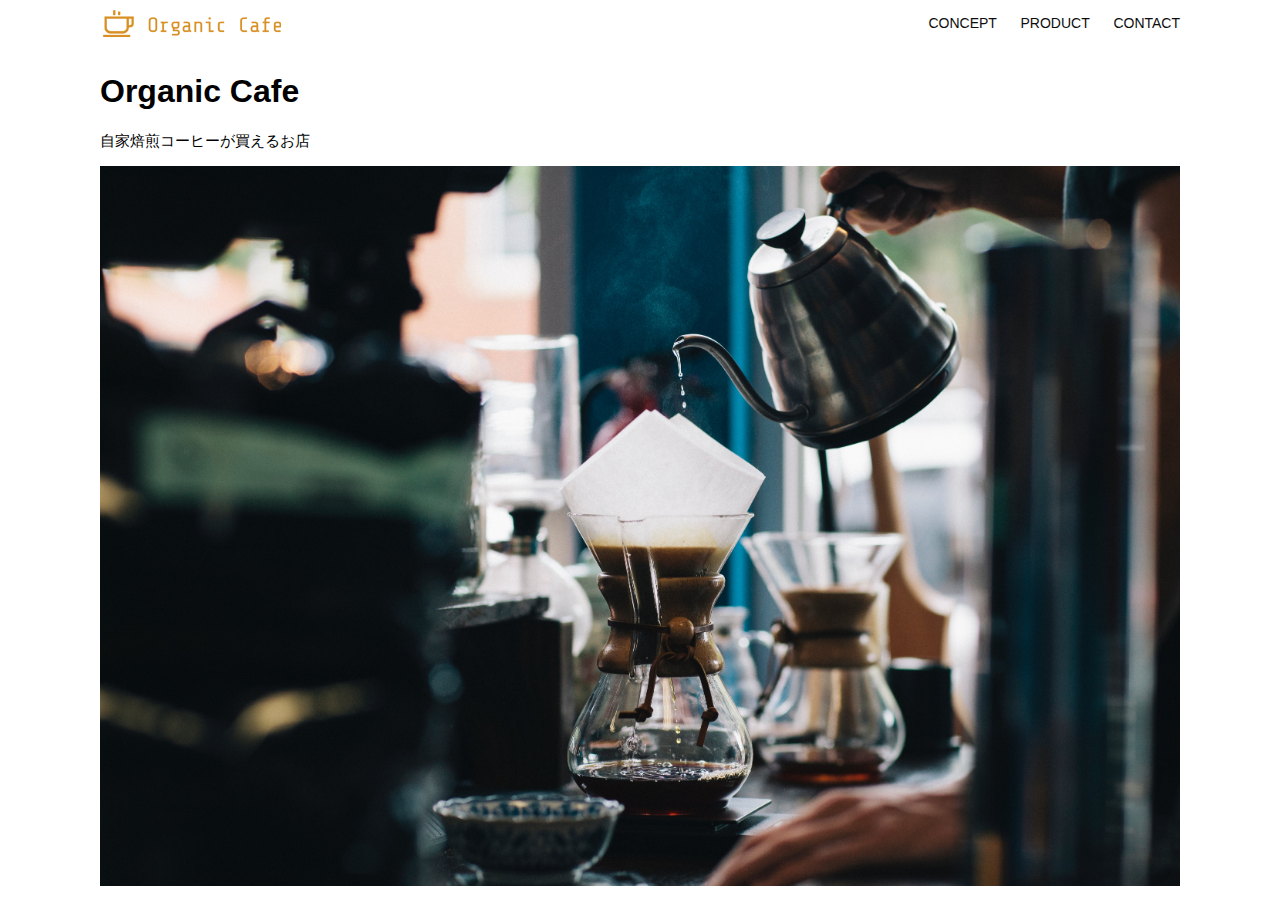
<file: html-css-kadai_013/index.html>
<!DOCTYPE html>
<html>
  <head>
    <title>Organic Cafe</title>
    <meta charset="UTF-8" />
    <meta
      name="description"
      content="自家焙煎のコーヒーがお家で楽しめるOrganic Cafe"
    />
    <meta name="viewport" content="width=device-width, initial-scale=1.0" />
    <link rel="stylesheet" href="style.css" />
  </head>
  <body>
    <!-- ヘッダー -->
    <header>
      <!-- ロゴ -->
      <a href="index.html" id="logo"
        ><img src="images/logo.png" alt="トップページに戻る"
      /></a>

      <!-- PC用ナビゲーション -->
      <nav id="nav-pc">
        <a href="index.html#concept">CONCEPT</a>
        <a href="index.html#product">PRODUCT</a>
        <a href="index.html#contact">CONTACT</a>
      </nav>
      
      <!-- スマートフォン用ナビゲーション -->
      <img id="menu-sp" src="./images/button-menu.png" alt="ナビゲーションを開く" 
          onclick="document.getElementById('nav-sp').style.display = 'block'">
      
      <nav id="nav-sp">
        <img id="close" src="./images/button-close.png" alt="ナビゲーションを閉じる" 
          onclick="document.getElementById('nav-sp').style.display = 'none'">
        <a id="logo-sp" href="index.html" onclick="document.getElementById('nav-sp').style.display = 'none'"><img
           src="./images/logo-sp.png" alt="トップページに戻る"></a>
        <a class="menu" href="index.html#concept" onclick="document.getElementById('nav-sp').style.display = 'none'">CONCEPT</a>
        <a class="menu" href="index.html#concept" onclick="document.getElementById('nav-sp').style.display = 'none'">PRODUCT</a>
        <a class="menu" href="index.html#concept" onclick="document.getElementById('nav-sp').style.display = 'none'">CONTACT</a>

      </nav>
    </header>
    <main>
      <article>
        <!-- メインビジュアル -->
        <section id="main-visual">
          <div id="main-message">
            <h1>Organic Cafe</h1>
            <p>自家焙煎コーヒーが買えるお店</p>
          </div>
          <img
            src="images/main-image.jpg"
            alt="コーヒーをハンドドリップで淹れる画像"
          />
        </section>
      </article>
    </main>
  </body>
</html>
</file>
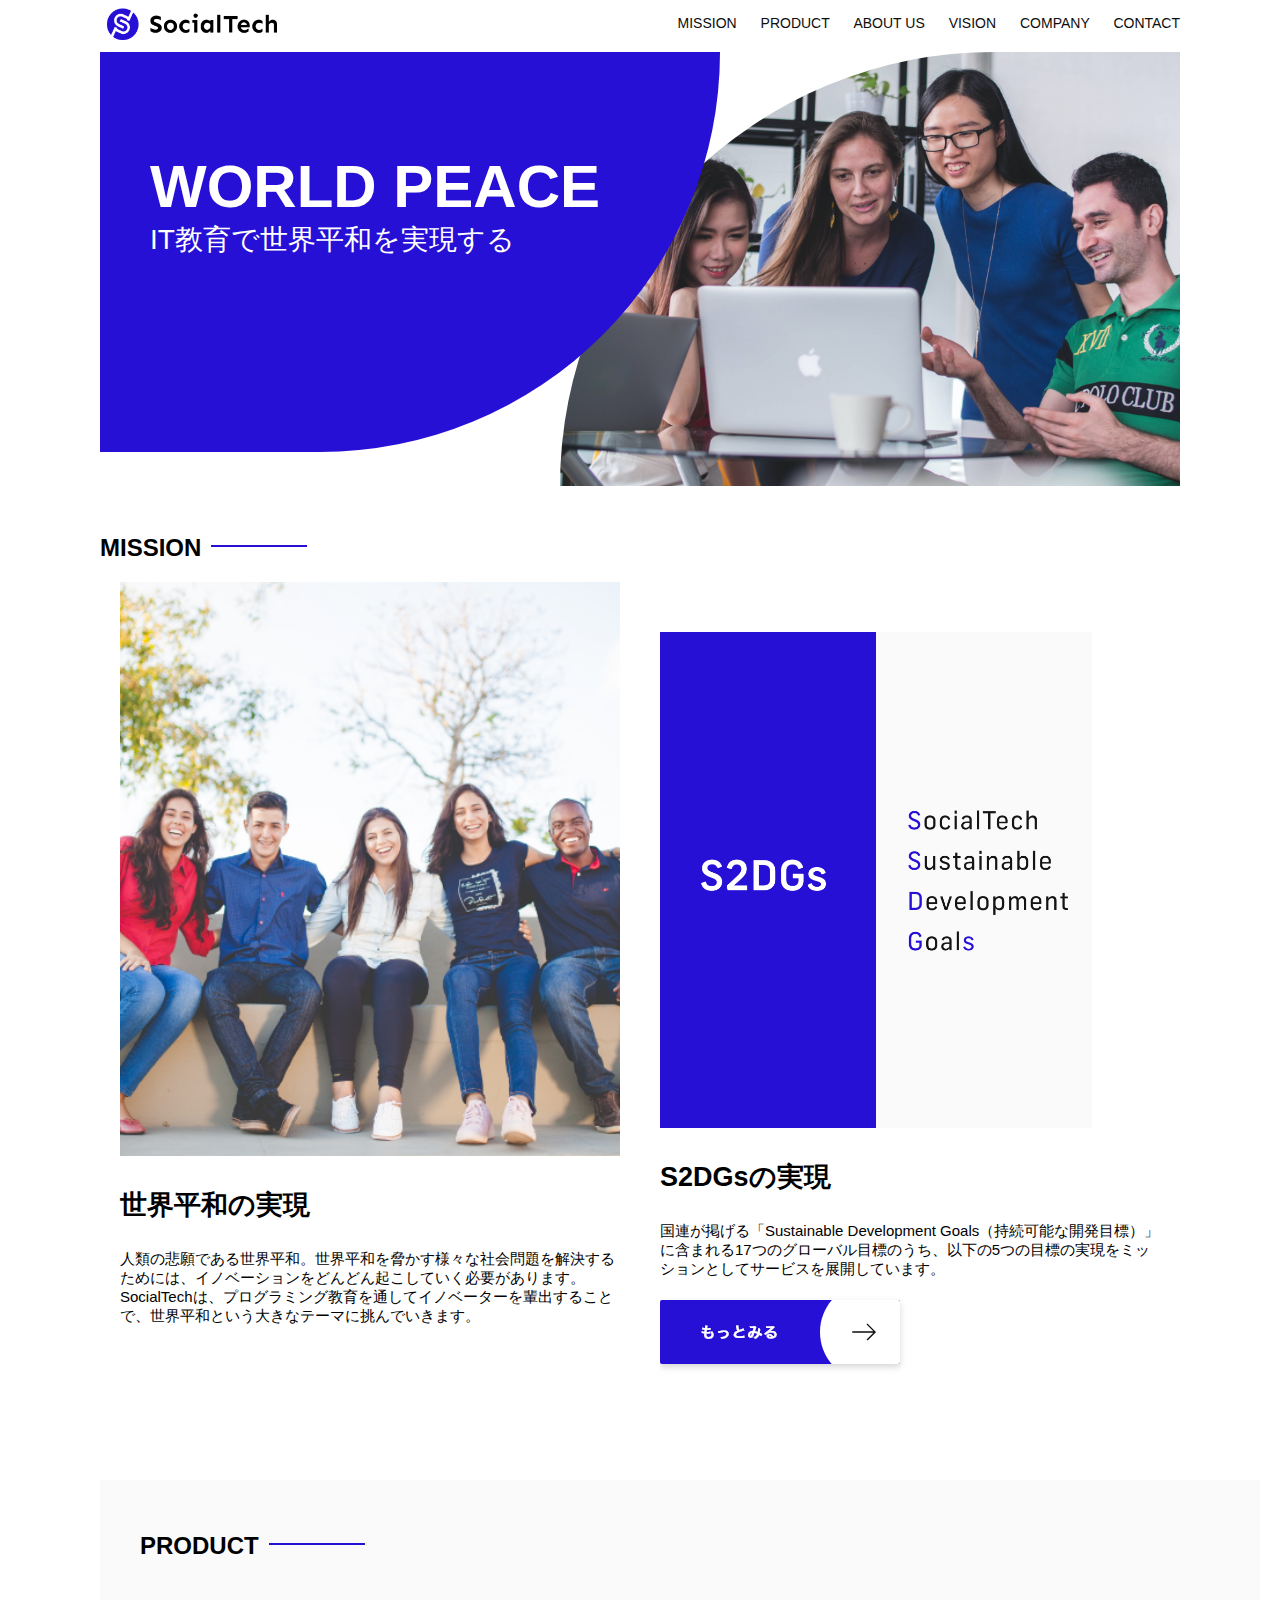
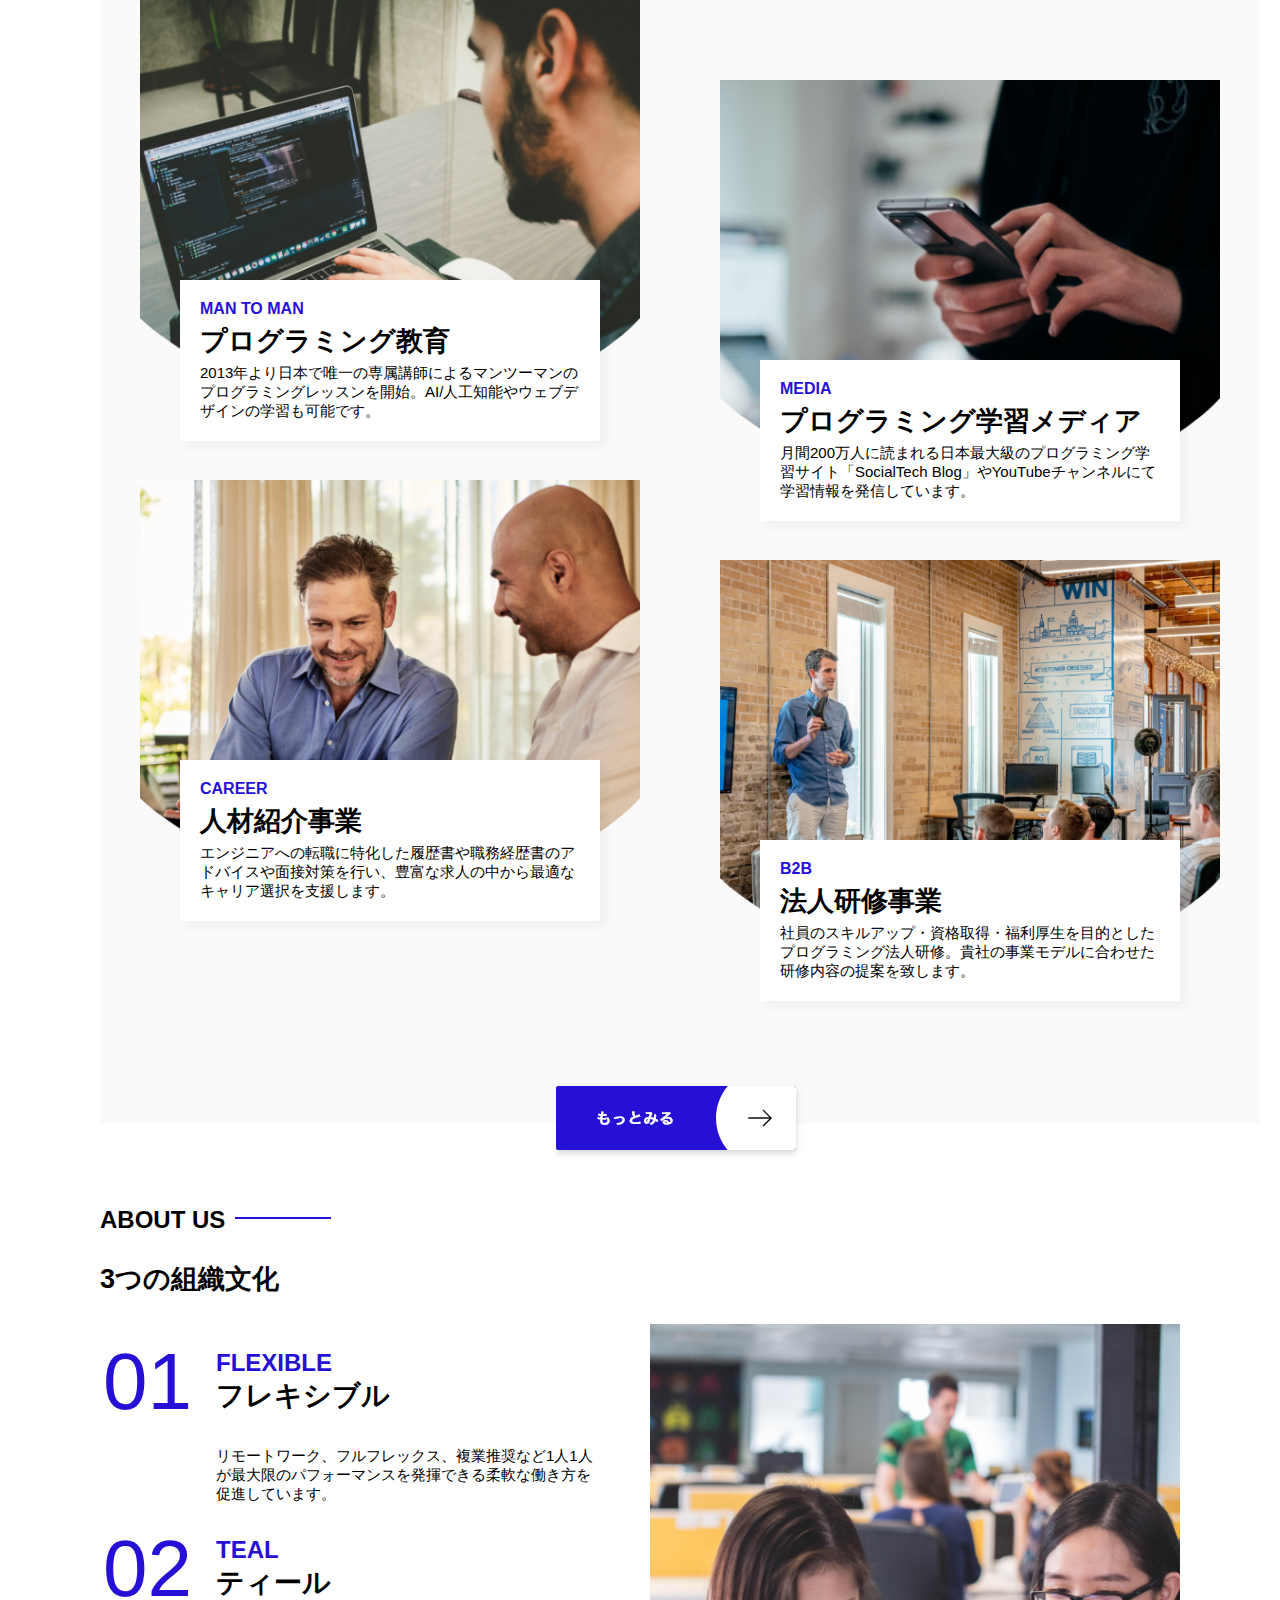
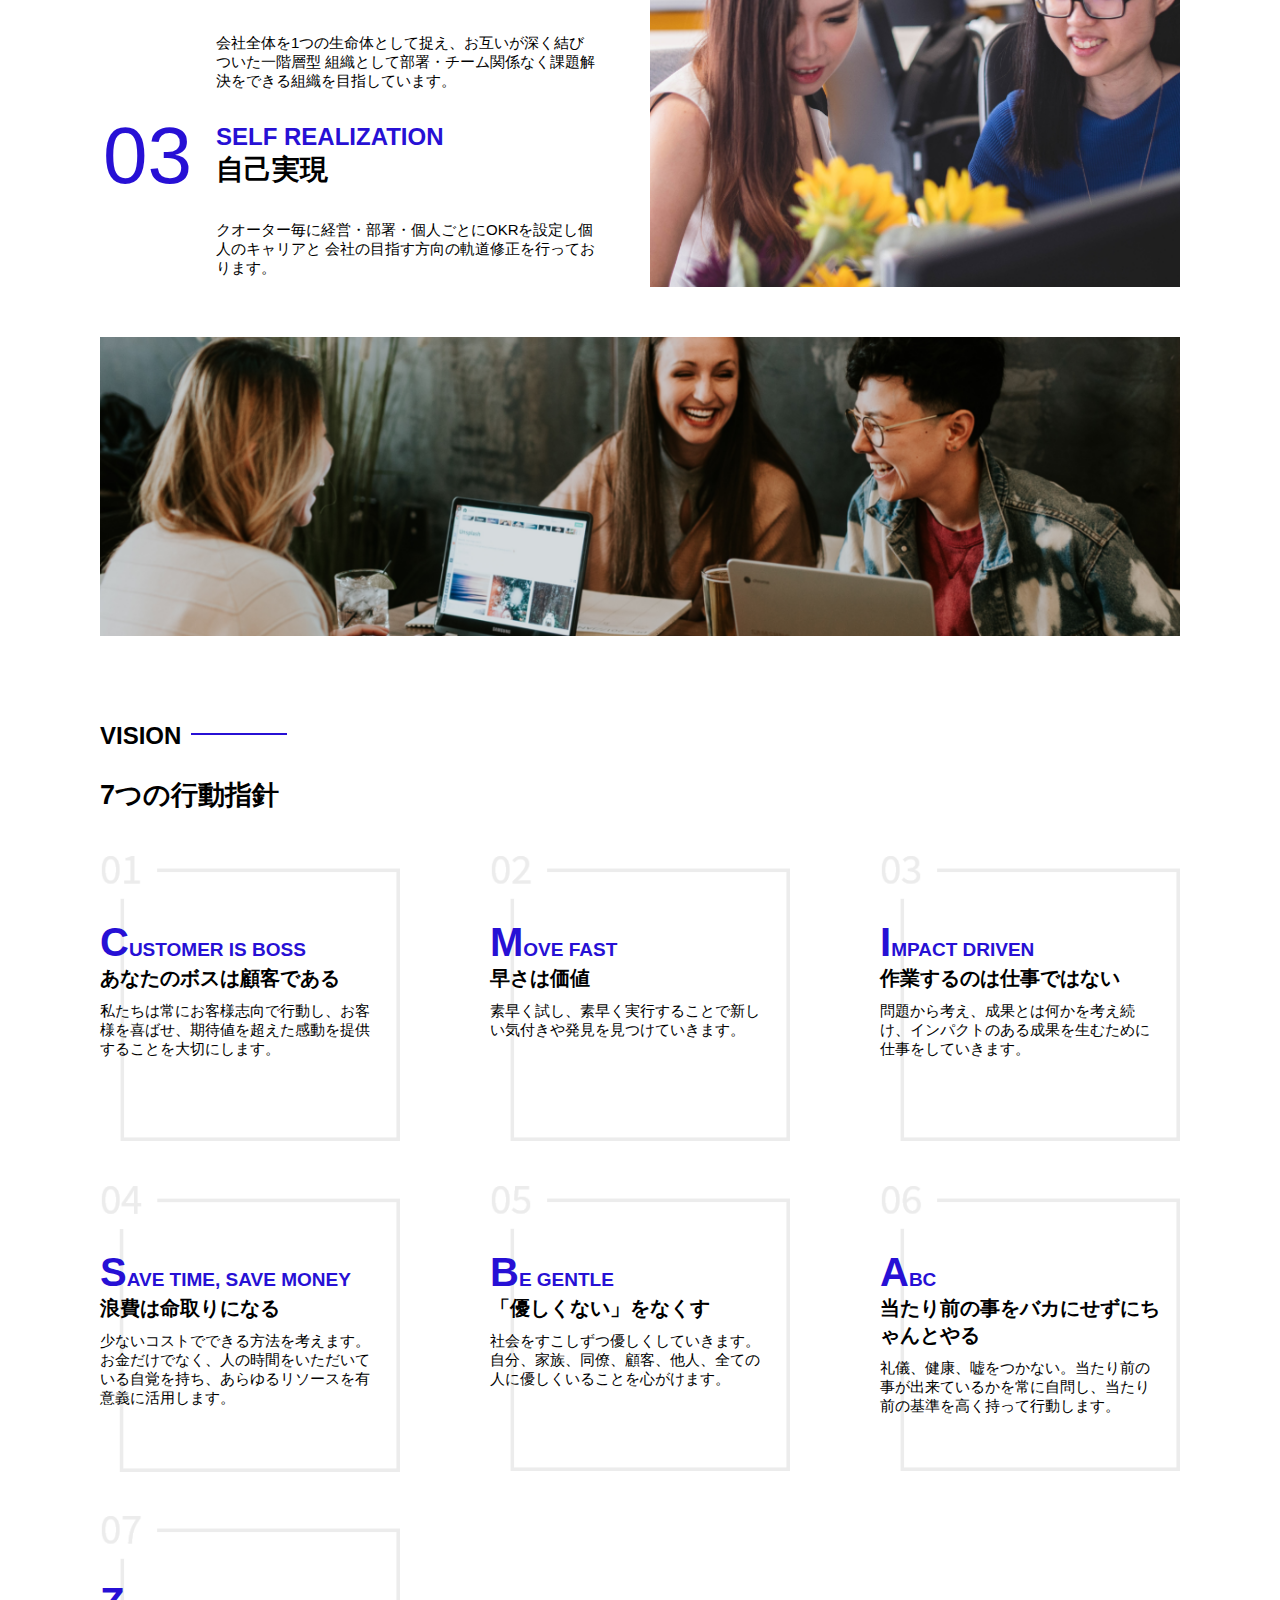
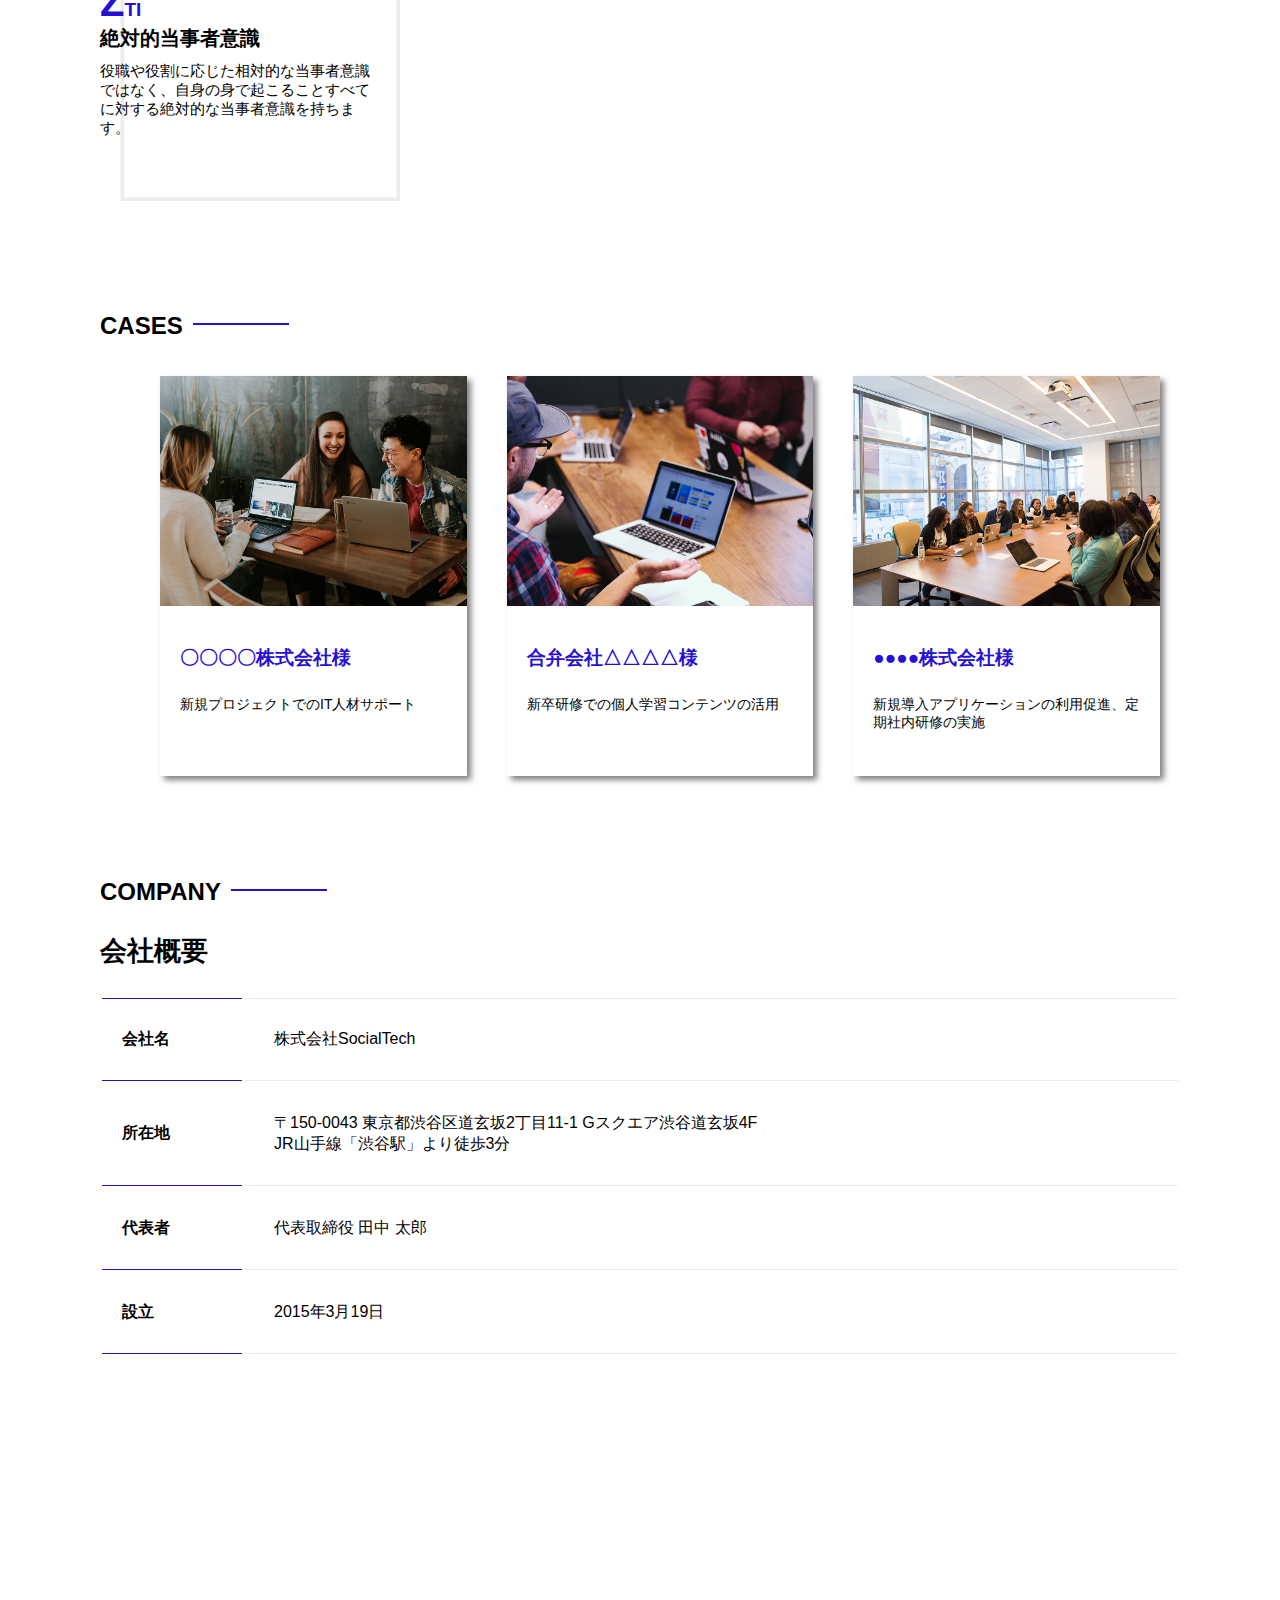
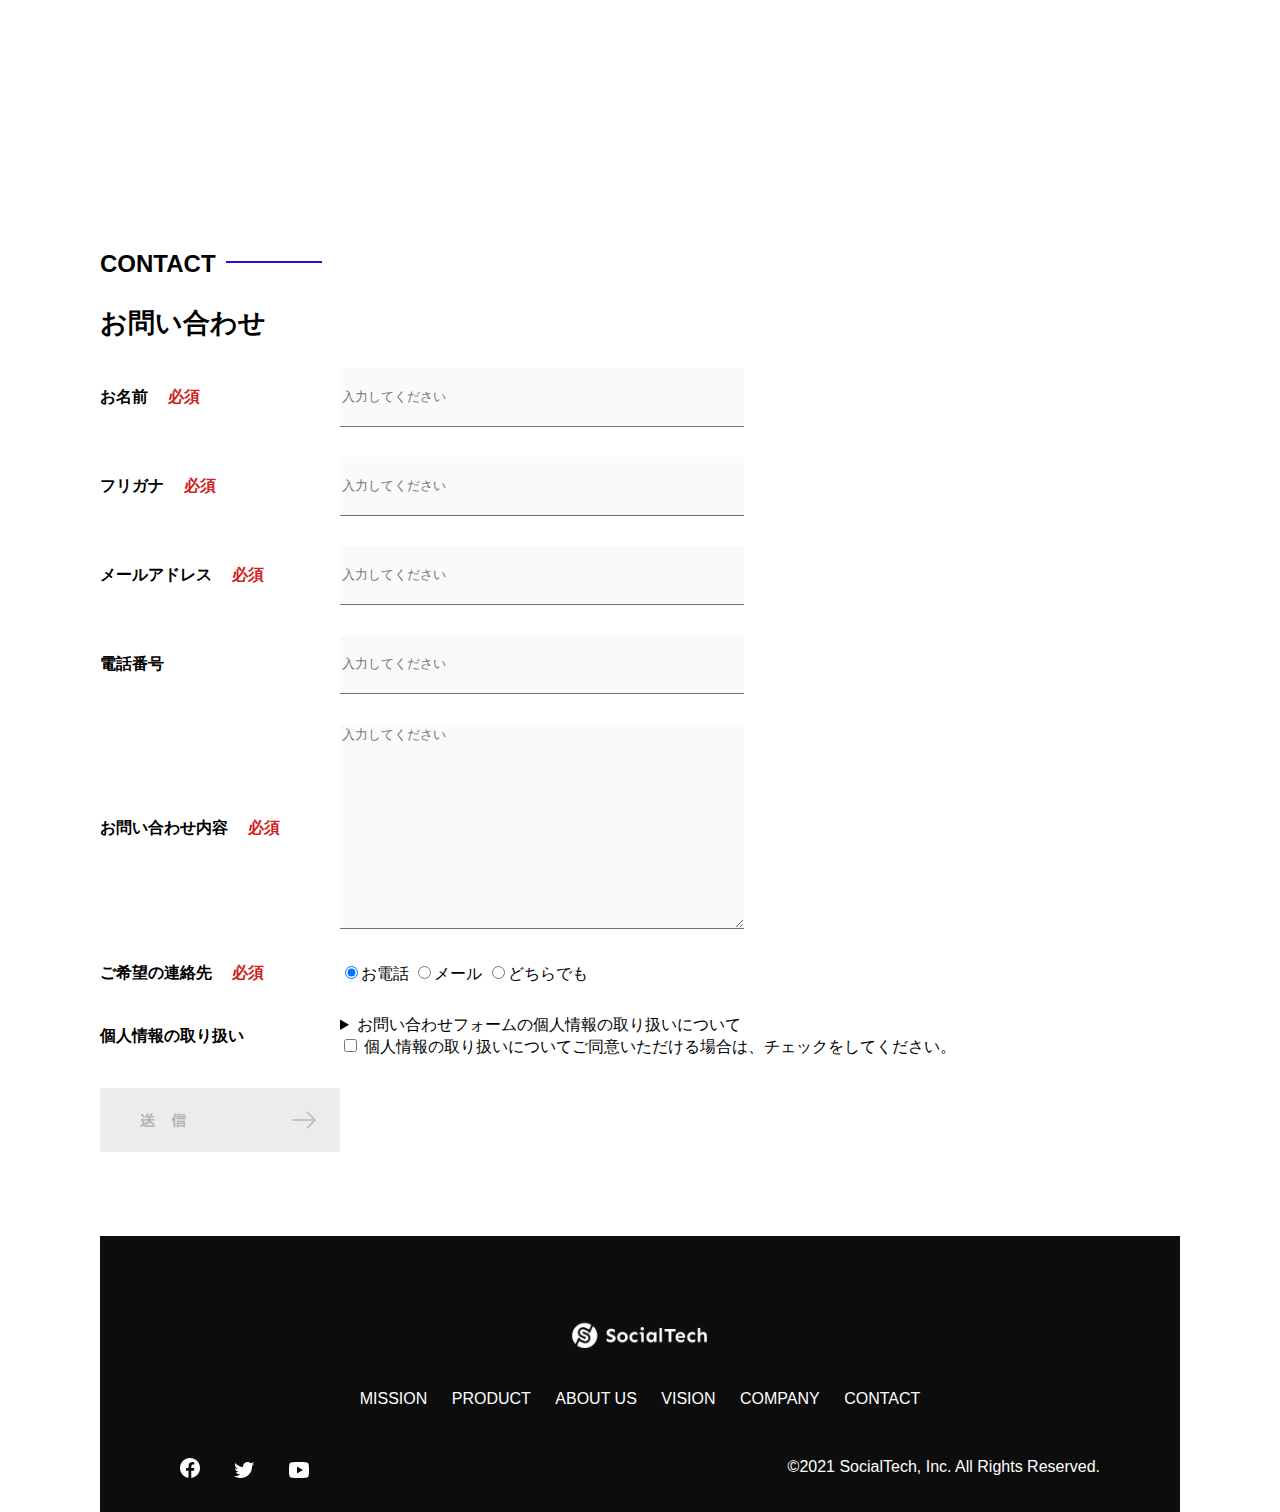
<file: socialtech-kadai_012/index.html>
<!DOCTYPE html>
<html>
  <head>
    <title>SocialTech</title>
    <meta charset="UTF-8" />
    <meta
      name="description"
      content="SocialTechはEdTech業界のリーディングカンパニーを目指します。"
    />
    <meta name="viewport" content="width=device-width, initial-scale=1.0" />
    <link rel="stylesheet" href="style.css" />
  </head>
  <body>
    <!-- ヘッダー -->
    <header>
      <!-- ロゴ -->
      <a href="index.html" id="logo"
        ><img src="images/logo.png" alt="トップページに戻る"
      /></a>

      <!-- PC用ナビゲーション -->
      <nav id="nav-pc">
        <a href="mission.html">MISSION</a>
        <a href="product.html">PRODUCT</a>
        <a href="index.html#aboutus">ABOUT US</a>
        <a href="index.html#vision">VISION</a>
        <a href="index.html#company">COMPANY</a>
        <a href="index.html#contact">CONTACT</a>
      </nav>
    </header>
    <main>
      <article>
        <!-- メインビジュアル -->
        <section id="main-visual">
          <div id="main-message">
            <h1>WORLD PEACE</h1>
            <p>IT教育で世界平和を実現する</p>
          </div>
          <img
            src="images/index/index-main.png"
            alt="PCの周りに集まる多国籍の仲間たち"
          />
        </section>
        <!--ミッション-->
        <section id="mission">
          <h2 class="index-h2">MISSION</h2>
          <div id="mission-flex">
            <div>
              <img
                id="mission-photo"
                src="images/index/index-mission.png"
                alt="屋外のベンチで写真を撮影する多国籍の仲間たち"
              />
              <h3>世界平和の実現</h3>
              <p>
                人類の悲願である世界平和。世界平和を脅かす様々な社会問題を解決するためには、イノベーションをどんどん起こしていく必要があります。SocialTechは、プログラミング教育を通してイノベーターを輩出することで、世界平和という大きなテーマに挑んでいきます。
              </p>
            </div>
            <div>
              <img id="s2dgs" src="images/index/s2dgs.png" alt="S2DGs" />
              <h3>S2DGsの実現</h3>
              <p>
                国連が掲げる「Sustainable Development
                Goals（持続可能な開発目標）」に含まれる17つのグローバル目標のうち、以下の5つの目標の実現をミッションとしてサービスを展開しています。
              </p>
              <a href="mission.html">
                <img src="images/button-more.png" alt="もっとみる" />
              </a>
            </div>
          </div>
        </section>
        <!-- プロダクト -->
        <section id="product">
          <h2 class="index-h2">PRODUCT</h2>
          <div>
            <div id="product-left">
              <div>
                <img
                  class="product-photo"
                  src="images/index/index-mantoman.png"
                  alt="PCでコードを書く男性"
                />
                <div class="product-explain">
                  <span>MAN TO MAN</span>
                  <h3>プログラミング教育</h3>
                  <p>
                    2013年より日本で唯一の専属講師によるマンツーマンのプログラミングレッスンを開始。AI/人工知能やウェブデザインの学習も可能です。
                  </p>
                </div>
              </div>
              <div>
                <img
                  class="product-photo"
                  src="images/index/index-career.png"
                  alt="笑顔で話し合う2人の男性"
                />
                <div class="product-explain">
                  <span>CAREER</span>
                  <h3>人材紹介事業</h3>
                  <p>
                    エンジニアへの転職に特化した履歴書や職務経歴書のアドバイスや面接対策を行い、豊富な求人の中から最適なキャリア選択を支援します。
                  </p>
                </div>
              </div>
            </div>
            <div id="product-right">
              <div>
                <img
                  class="product-photo"
                  src="images/index/index-media.png"
                  alt="スマートフォンを操作する人"
                />
                <div class="product-explain">
                  <span>MEDIA</span>
                  <h3>プログラミング学習メディア</h3>
                  <p>
                    月間200万人に読まれる日本最大級のプログラミング学習サイト「SocialTech
                    Blog」やYouTubeチャンネルにて学習情報を発信しています。
                  </p>
                </div>
              </div>
              <div>
                <img
                  class="product-photo"
                  src="images/index/index-b2b.png"
                  alt="講演中の男性とそれを聴く人々"
                />
                <div class="product-explain">
                  <span>B2B</span>
                  <h3>法人研修事業</h3>
                  <p>
                    社員のスキルアップ・資格取得・福利厚生を目的としたプログラミング法人研修。貴社の事業モデルに合わせた研修内容の提案を致します。
                  </p>
                </div>
              </div>
            </div>
          </div>
          <div>
            <a id="product-more" href="product.html">
              <img src="images/button-more.png" alt="もっとみる" />
            </a>
          </div>
        </section>
        <!---ABOUT US-->
        <section id="aboutus">
          <h2 class="index-h2">ABOUT US</h2>
          <h3>3つの組織文化</h3>
          <div>
            <table class="culture-table">
              <tr>
                <td>
                  <span class="culture-num">01</span>
                </td>
                <td>
                  <span class="culture-en">FLEXIBLE</span>
                  <span class="culture-jp">フレキシブル</span>
                </td>
              </tr>
              <tr>
                <td>
                  <!--空のセル-->
                </td>
                <td>
                  <p class="culture-description">
                    リモートワーク、フルフレックス、複業推奨など1人1人が最大限のパフォーマンスを発揮できる柔軟な働き方を促進しています。
                  </p>
                </td>
              </tr>
              <tr>
                <td>
                  <span class="culture-num">02</span>
                </td>
                <td>
                  <span class="culture-en">TEAL</span>
                  <span class="culture-jp">ティール</span>
                </td>
              </tr>
              <tr>
                <td>
                  <!--空のセル-->
                </td>
                <td>
                  <p class="culture-description">
                    会社全体を1つの生命体として捉え、お互いが深く結びついた一階層型
                    組織として部署・チーム関係なく課題解決をできる組織を目指しています。
                  </p>
                </td>
              </tr>
              <tr>
                <td>
                  <span class="culture-num">03</span>
                </td>
                <td>
                  <span class="culture-en">SELF REALIZATION</span>
                  <span class="culture-jp">自己実現</span>
                </td>
              </tr>
              <tr>
                <td>
                  <!--空のセル-->
                </td>
                <td>
                  <p class="culture-description">
                    クオーター毎に経営・部署・個人ごとにOKRを設定し個人のキャリアと
                    会社の目指す方向の軌道修正を行っております。
                  </p>
                </td>
              </tr>
            </table>
            <img
              class="culture-img"
              src="images/index/index-aboutus1.png"
              alt="笑顔で話し合う2人の女性"
            />
          </div>
          <img
            class="culture-img2"
            src="images/index/index-aboutus2.png"
            alt="笑顔で話し合う3人の男女"
          />
        </section>
        <!-- VISION -->
        <section id="vision">
          <h2 class="index-h2">VISION</h2>
          <h3>7つの行動指針</h3>
          <div>
            <div class="vision-box">
              <img src="images/index/vision-01.png" alt="01" />
              <span>
                <h4>CUSTOMER IS BOSS</h4>
                <h5>あなたのボスは顧客である</h5>
                <p>
                  私たちは常にお客様志向で行動し、お客様を喜ばせ、期待値を超えた感動を提供することを大切にします。
                </p>
              </span>
            </div>
            <div class="vision-box">
              <img src="images/index/vision-02.png" alt="02" />
              <span>
                <h4>MOVE FAST</h4>
                <h5>早さは価値</h5>
                <p>
                  素早く試し、素早く実行することで新しい気付きや発見を見つけていきます。
                </p>
              </span>
            </div>
            <div class="vision-box">
              <img src="images/index/vision-03.png" alt="03" />
              <span>
                <h4>IMPACT DRIVEN</h4>
                <h5>作業するのは仕事ではない</h5>
                <p>
                  問題から考え、成果とは何かを考え続け、インパクトのある成果を生むために仕事をしていきます。
                </p>
              </span>
            </div>
            <div class="vision-box">
              <img src="images/index/vision-04.png" alt="04" />
              <span>
                <h4>SAVE TIME, SAVE MONEY</h4>
                <h5>浪費は命取りになる</h5>
                <p>
                  少ないコストでできる方法を考えます。お金だけでなく、人の時間をいただいている自覚を持ち、あらゆるリソースを有意義に活用します。
                </p>
              </span>
            </div>
            <div class="vision-box">
              <img src="images/index/vision-05.png" alt="05" />
              <span>
                <h4>BE GENTLE</h4>
                <h5>「優しくない」をなくす</h5>
                <p>
                  社会をすこしずつ優しくしていきます。自分、家族、同僚、顧客、他人、全ての人に優しくいることを心がけます。
                </p>
              </span>
            </div>
            <div class="vision-box">
              <img src="images/index/vision-06.png" alt="06" />
              <span>
                <h4>ABC</h4>
                <h5>当たり前の事をバカにせずにちゃんとやる</h5>
                <p>
                  礼儀、健康、嘘をつかない。当たり前の事が出来ているかを常に自問し、当たり前の基準を高く持って行動します。
                </p>
              </span>
            </div>
            <div class="vision-box">
              <img src="images/index/vision-07.png" alt="07" />
              <span>
                <h4>ZTI</h4>
                <h5>絶対的当事者意識</h5>
                <p>
                  役職や役割に応じた相対的な当事者意識ではなく、自身の身で起こることすべてに対する絶対的な当事者意識を持ちます。
                </p>
              </span>
            </div>
          </div>
        </section>
        <!-- CASES -->
        <section id="cases">
          <h2 class="index-h2">CASES</h2>

          <ul class="case-ul">
            <li class="case-card">
              <img class="case-img" src=".//images/index/case-1.png" alt="仲良く語り合う3人">
              <div class="case-info">
                <h4 class="case-name">〇〇〇〇株式会社様</h4>
                <div class="case-content">新規プロジェクトでのIT人材サポート</div>
              </div>
            </li>
          

          
            <li class="case-card">
              <img class="case-img" src=".//images/index/case-2.png" alt="PCでコンテンツを見る">
              <div class="case-info">
                <h4 class="case-name">合弁会社△△△△様</h4>
                <div class="case-content">新卒研修での個人学習コンテンツの活用</div>
              </div>
            </li>
          

          
            <li class="case-card">
              <img class="case-img" src=".//images/index/case-3.png" alt="社内研修中の会議室">
              <div class="case-info">
                <h4 class="case-name">●●●●株式会社様</h4>
                <div class="case-content">新規導入アプリケーションの利用促進、定期社内研修の実施</div>
              </div>
            </li>
            
          </ul>

        </section>

        <!-- COMPANY -->
        <section id="company">
          <h2 class="index-h2">COMPANY</h2>
          <h3>会社概要</h3>
          <table id="company-table">
            <tr>
              <th class="tableheader-first">会社名</th>
              <td class="cell-first">株式会社SocialTech</td>
            </tr>
            <tr>
              <th class="tableheader">所在地</th>
              <td class="cell">
                〒150-0043 東京都渋谷区道玄坂2丁目11-1 Gスクエア渋谷道玄坂4F<br />JR山手線「渋谷駅」より徒歩3分
              </td>
            </tr>
            <tr>
              <th class="tableheader">代表者</th>
              <td class="cell">代表取締役 田中 太郎</td>
            </tr>
            <tr>
              <th class="tableheader">設立</th>
              <td class="cell">2015年3月19日</td>
            </tr>
          </table>
          <iframe
            src="https://www.google.com/maps/embed?pb=!1m18!1m12!1m3!1d3241.7759544892483!2d139.69399665123464!3d35.65789123876098!2m3!1f0!2f0!3f0!3m2!1i1024!2i768!4f13.1!3m3!1m2!1s0x60188caa0042e8d1%3A0xba130bea826a7aa2!2z44CSMTUwLTAwNDMg5p2x5Lqs6YO95riL6LC35Yy66YGT546E5Z2C77yS5LiB55uu77yR77yR4oiS77yR!5e0!3m2!1sja!2sjp!4v1636872991912!5m2!1sja!2sjp"
            style="border: 0"
            allowfullscreen=""
            loading="lazy"
          >
          </iframe>
        </section>
        <!-- お問い合わせフォーム -->
        <section id="contact">
          <h2 class="index-h2">CONTACT</h2>
          <h3>お問い合わせ</h3>
          <form>
            <div>
              <div class="contact-heading">
                <label class="contact-label"
                  >お名前<span class="contact-span">必須</span></label
                >
              </div>
              <div class="contact-form">
                <input
                  type="text"
                  name="name"
                  placeholder="入力してください"
                  class="contact-textbox"
                />
              </div>
            </div>
            <div>
              <div class="contact-heading">
                <label class="contact-label"
                  >フリガナ<span class="contact-span">必須</span></label
                >
              </div>
              <div>
                <input
                  type="text"
                  name="hurigana"
                  placeholder="入力してください"
                  class="contact-textbox"
                />
              </div>
            </div>
            <div>
              <div class="contact-heading">
                <label class="contact-label"
                  >メールアドレス<span class="contact-span">必須</span></label
                >
              </div>
              <div>
                <input
                  type="text"
                  name="email"
                  placeholder="入力してください"
                  class="contact-textbox"
                />
              </div>
            </div>
            <div>
              <div class="contact-heading">
                <label class="contact-label">電話番号</label>
              </div>
              <div>
                <input
                  type="text"
                  name="tel"
                  placeholder="入力してください"
                  class="contact-textbox"
                />
              </div>
            </div>
            <div>
              <div class="contact-heading">
                <label class="contact-label"
                  >お問い合わせ内容<span class="contact-span">必須</span></label
                >
              </div>
              <div>
                <textarea
                  class="contact-textarea"
                  placeholder="入力してください"
                  name="message"
                ></textarea>
              </div>
            </div>
            <div>
              <div class="contact-heading">
                <label class="contact-label"
                  >ご希望の連絡先<span class="contact-span">必須</span></label
                >
              </div>
              <div>
                <input
                  class="radiobutton"
                  type="radio"
                  value="tel"
                  name="contact"
                  checked
                /><label>お電話</label>
                <input
                  class="radiobutton"
                  type="radio"
                  value="mail"
                  name="contact"
                /><label>メール</label>
                <input
                  class="radiobutton"
                  type="radio"
                  value="both"
                  name="contact"
                /><label>どちらでも</label>
              </div>
            </div>
            <div>
              <div class="contact-heading">
                <label class="contact-label">個人情報の取り扱い</label>
              </div>
              <div>
                <details>
                  <summary>
                    お問い合わせフォームの個人情報の取り扱いについて
                  </summary>
                  <div>
                    <span>１．組織の名称又は氏名</span><br />
                    株式会社SocialTech<br /><br />
                    <span
                      >２．個人情報保護管理者（若しくはその代理人）の氏名又は職名、所属及び連絡先
                      鈴木 一郎 コーポレート部</span
                    ><br />
                    メールアドレス：support@socialtech.net<br />
                    TEL：03-xxxx-xxxx<br />
                    <span>３．個人情報の利用目的</span><br />
                    ・本サービス及び本サービスに関連する情報の提供又はそれらに関する連絡のため<br />
                    ・ユーザーの本人確認のため<br />
                    ・当社サービスのご案内のため<br />
                    ・当社の商品等の広告または宣伝（電子メールによるものを含むものとします。）<br /><br />
                    <span>４．個人情報の取り扱い業務の委託</span><br />
                    個人情報の取扱業務の全部または一部を外部に業務委託する場合があります。<br />
                    その際、弊社は、個人情報を適切に保護できる管理体制を敷き実行していることを条件として<br />
                    委託先を厳選したうえで、機密保持契約を委託先と締結し、お客様の個人情報を厳密に管理させます。<br /><br />
                    <span>５．個人情報の開示等の請求</span><br />
                    お客様は、弊社に対してご自身の個人情報の開示等（利用目的の通知、開示、内容の訂正・追加・削除、利用の停止または消去、第三者への提供の停止）に関して、当社問合わせ窓口に申し出ることができます。<br />
                    その際、弊社はお客様ご本人を確認させていただいたうえで、合理的な期間内に対応いたします。<br /><br />
                    なお、個人情報に関する弊社問合わせ先は、次の通りです。<br /><br />
                    株式会社SocialTech　個人情報問合せ窓口<br />
                    〒150-0043　東京都渋谷区道玄坂2丁目11-1 Ｇスクエア渋谷道玄坂
                    4F<br />
                    メールアドレス：support@socialtech.net　TEL：03-xxxx-xxxx<br /><br />
                    <span>６．個人情報を提供されることの任意性について</span
                    ><br /><br />
                    お客様がご自身の個人情報を弊社に提供されるか否かは、お客様のご判断によりますが、もしご提供されない場合には、適切なサービスが提供できない場合がありますので予めご了承ください。
                  </div>
                </details>
                <input type="checkbox" name="agree" />
                <span
                  >個人情報の取り扱いについてご同意いただける場合は、チェックをしてください。</span
                >
              </div>
            </div>
            <input
              type="image"
              value="Submit"
              src="images/button-submit.png"
              alt="送信する"
            />
          </form>
        </section>
      </article>
      <footer>
        <div id="footer-logo">
          <img src="images/logo-sp.png" alt="SocialTech" />
        </div>
        <div id="footer-link">
          <a href="mission.html">MISSION</a>
          <a href="product.html">PRODUCT</a>
          <a href="index.html#aboutus">ABOUT US</a>
          <a href="index.html#vision">VISION</a>
          <a href="index.html#company">COMPANY</a>
          <a href="index.html#contact">CONTACT</a>
        </div>
        <div id="sns-footer">
          <a href="https://www.facebook.com/sejuku2013"
            ><img src="images/button-facebook.png" alt="Facebookのリンク"
          /></a>
          <a href="https://twitter.com/samuraijuku"
            ><img src="images/button-twitter.png" alt="Twitterのリンク"
          /></a>
          <a href="https://www.youtube.com/channel/UCCFOQO5aDK0xXam4cUQXT8g"
            ><img src="images/button-youtube.png" alt="YouTubeのリンク"
          /></a>
          <span id="copyright"
            >&copy;2021 SocialTech, Inc. All Rights Reserved.
          </span>
        </div>
      </footer>
    </main>
  </body>
</html>
</file>
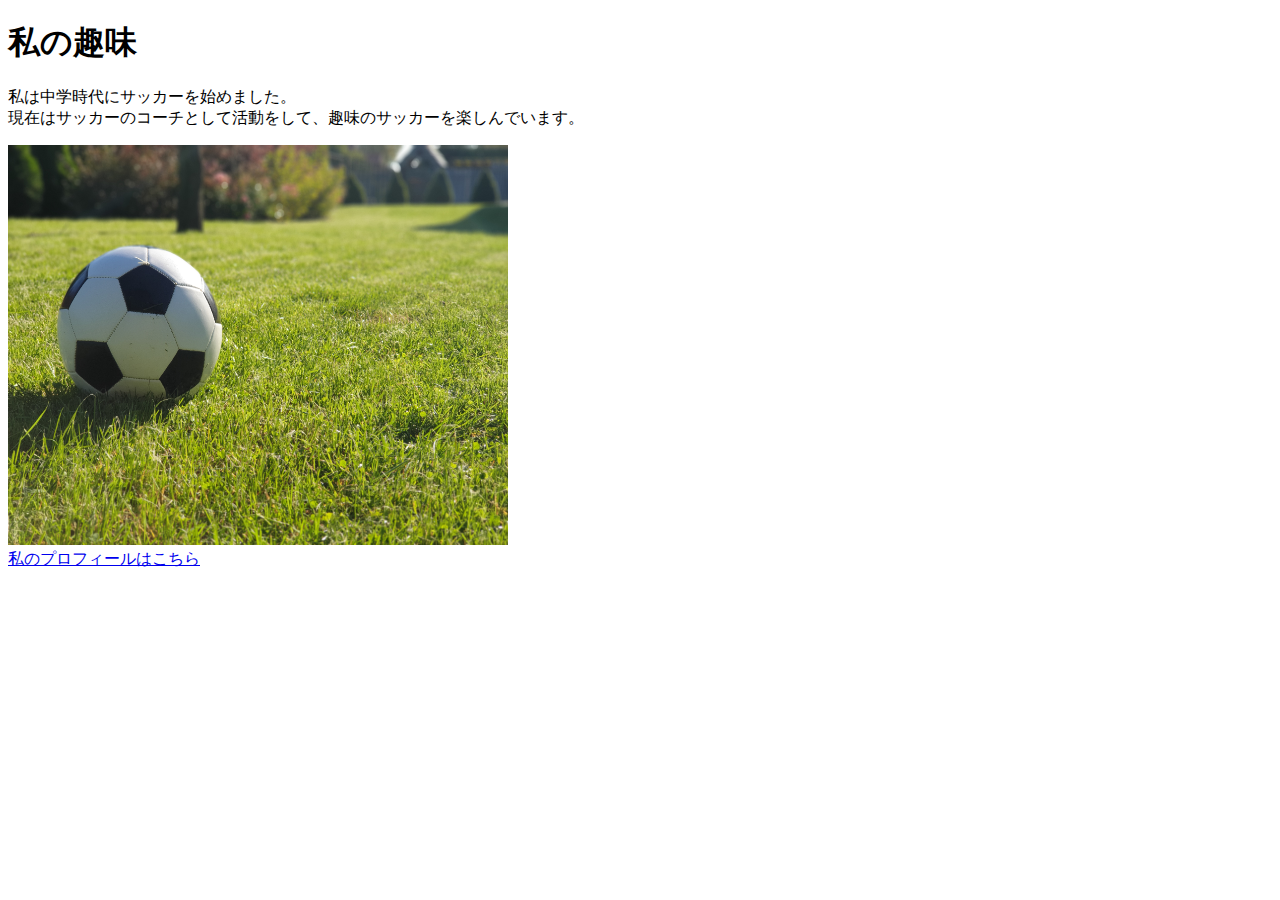
<file: html/kadai_005.html>
<!DOCTYPE html>
<html>
  <head>
    <title>5章課題</title>
    <meta chaeset="utf-8">
    <meta name="description" content="このページは5章の課題です。">
    
  </head>

  <body>
    <h1>私の趣味</h1>
    <p>私は中学時代にサッカーを始めました。<br>現在はサッカーのコーチとして活動をして、趣味のサッカーを楽しんでいます。</p>
    <img src="../images/sample.jpg" width="500px" height="400px">

    <a href="https://twitter.com/samuraijuku" ><br>
      私のプロフィールはこちら</a>

  </body>
</html>
</file>
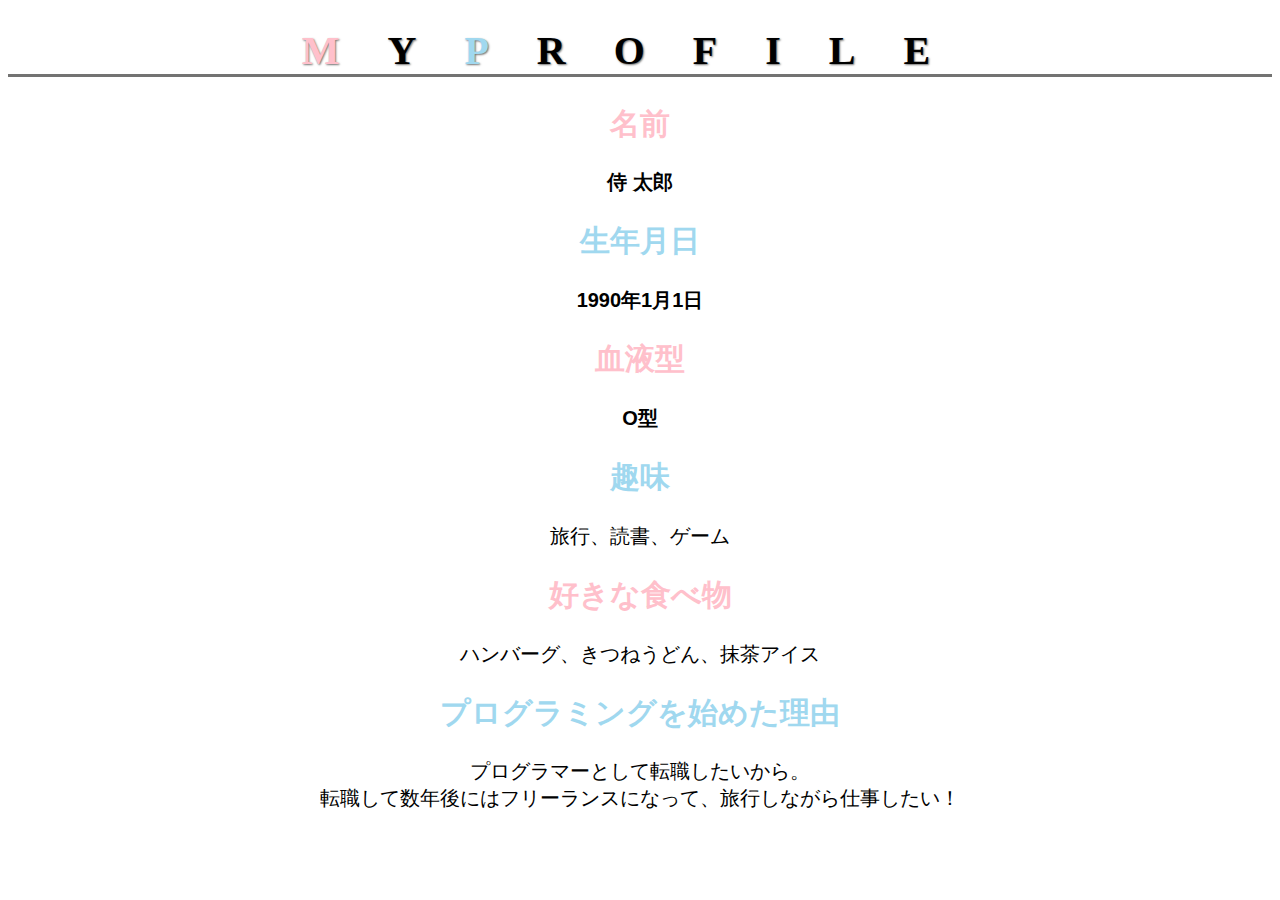
<file: kadai_014/kadai_014.html>
<!DOCTYPE html>
<html>
  <head>
    <title>14章課題</title>
    <meta name="description" content="このページは14章の課題です。">
    <meta charset="utf-8">
    <link rel="stylesheet" href="style.css">
  </head>

  <body>
    <h1 class="ii"><span class="span_m">M</span>Y<span class="span_p">P</span>ROFILE</h1>
    <div id="basic">
      <h2 class="color01">名前</h2>
      <p>侍 太郎</p>
      <h2 class="color02">生年月日</h2>
      <p>1990年1月1日</p>
      <h2 class="color01">血液型</h2>
      <p>O型</p>
    </div>

    <h2 class="color02">趣味</h2>
    <p>旅行、読書、ゲーム</p>
    <h2 class="color01">好きな食べ物</h2>
    <p>ハンバーグ、きつねうどん、抹茶アイス</p>
    <h2 class="color02">プログラミングを始めた理由</h2>
    <p>プログラマーとして転職したいから。<br>
      転職して数年後にはフリーランスになって、旅行しながら仕事したい！</p>
  </body>
</html>
</file>
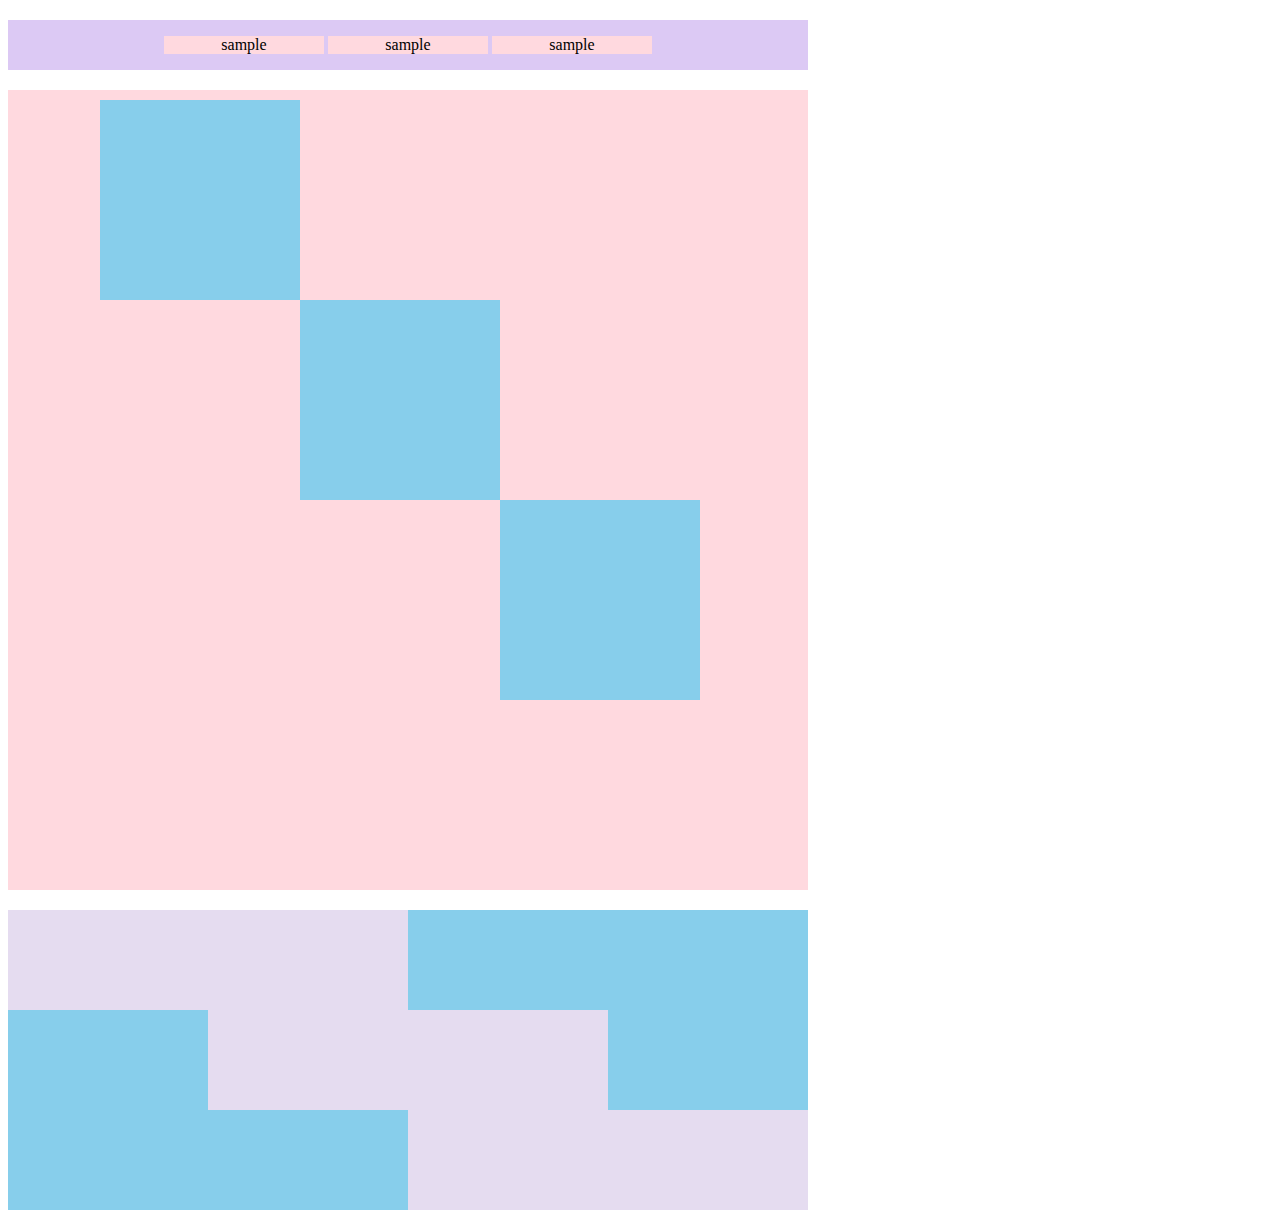
<file: kadai_018/kadai_018.html>
<!DOCTYPE html>
<html>
  <head>
    <title>18章課題</title>
    <meta name="description" content="このページは18章の課題です。">
    <meta charset="utf-8">
    <link rel="stylesheet" href="style.css">
  </head>
    <body>
      <div id="top">
        <p class="top-child"><span>sample</span></p>
        <p class="top-child"><span>sample</span></p>
        <p class="top-child"><span>sample</span></p>
      </div>
      <div id="middle">
        <div id="middle-child01"></div>
        <div id="middle-child02"></div>
        <div id="middle-child03"></div>
      </div>
      <div id="bottom">
        <div id="bottom-child01"></div>
        <div id="bottom-child02"></div>
        <div id="bottom-child03"></div>
      </div>

    </body>

</html>
</file>
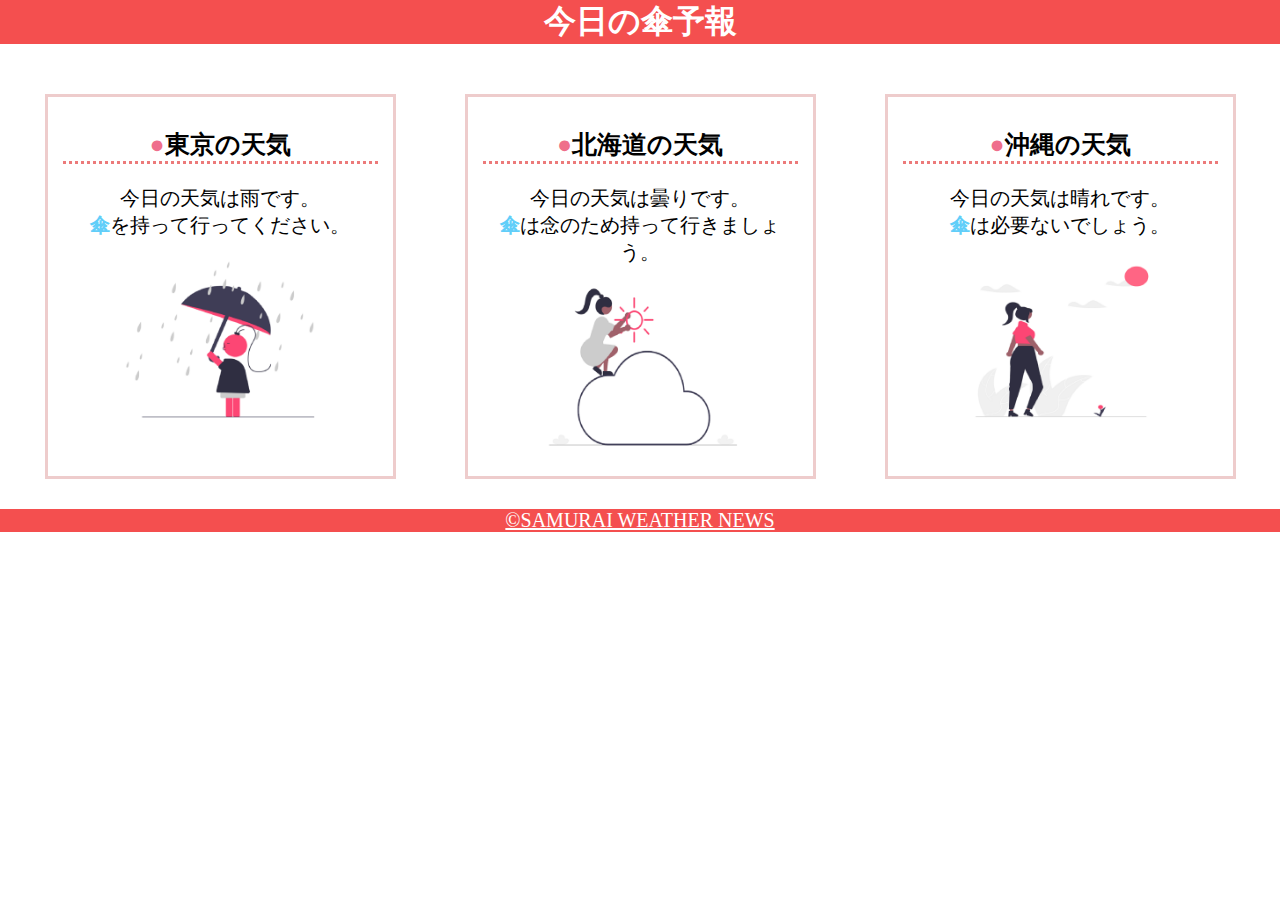
<file: kadai_022/kadai_022.html>
<!DOCTYPE html>
<html>
  <head>
    <title>22章課題</title>
    <meta name="description" content="このページは22章の課題です。">
    <meta charset="utf-8">
    <meta name="viewport" content="width=device-width", initial-scale="1.0">
    <link rel="stylesheet" href="style.css">
  </head>

  <body>
    <header>
      <h1>今日の傘予報</h1>

    </header>
    <main>
      <div id="parent">
        <div class="contents">
          <h2>東京の天気</h2>
          <p>今日の天気は雨です。</p>
          <p>傘を持って行ってください。</p>
          <img src="./images/rainy.png">
        </div>
        <div class="contents">
          <h2>北海道の天気</h2>
          <p>今日の天気は曇りです。</p>
          <p>傘は念のため持って行きましょう。</p>
          <img src="./images/cloudy.png">
        </div>
        <div class="contents">
          <h2>沖縄の天気</h2>
          <p>今日の天気は晴れです。</p>
          <p>傘は必要ないでしょう。</p>
          <img src="./images/sunny.png">
        </div>
      </div>

    </main>
    <footer>
      <a href="https://www.sejuku.net/corp/">&copy;SAMURAI WEATHER NEWS</a>

    </footer>
  

  </body>
</html>
</file>
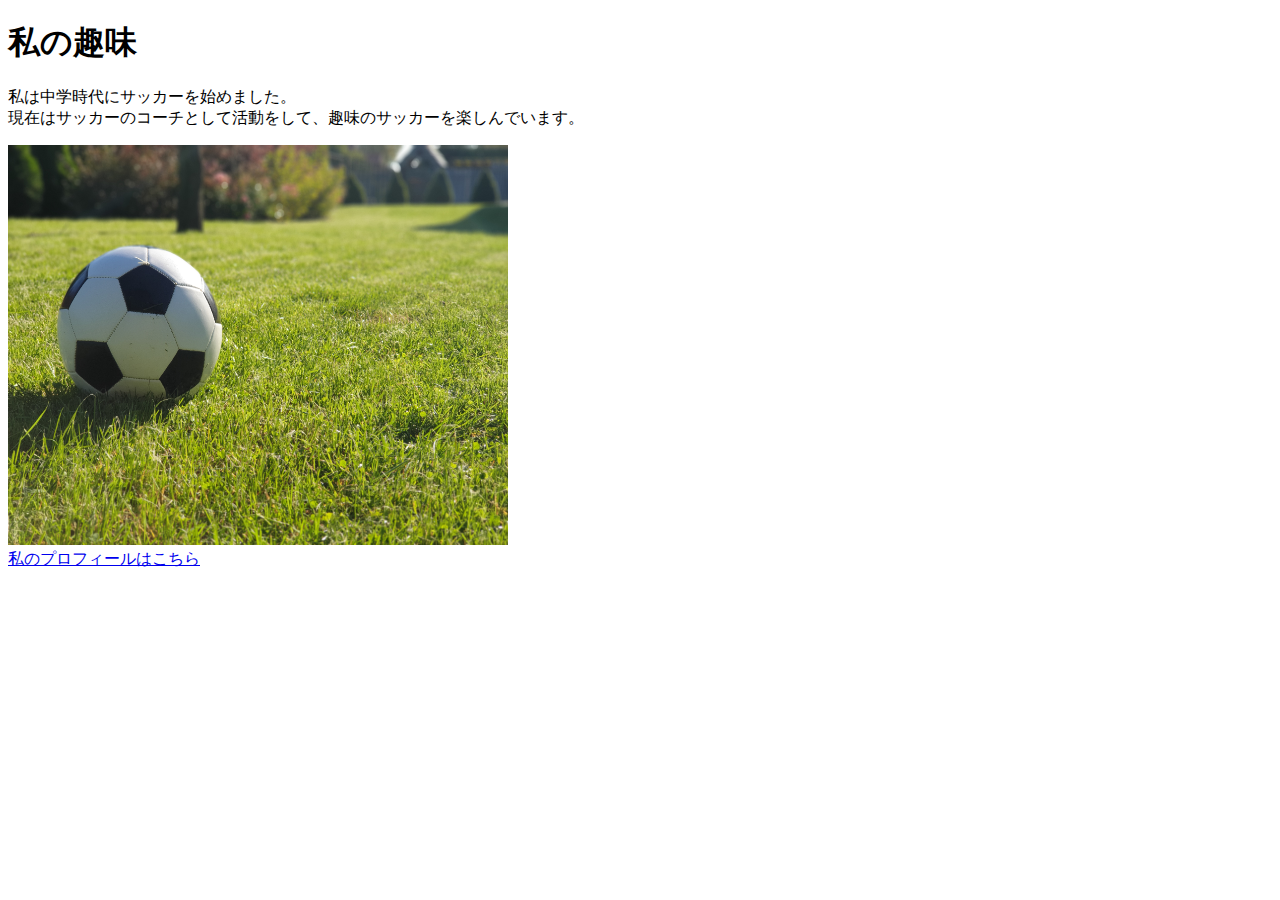
<file: kadai_005/html/kadai_005.html>
<!DOCTYPE html>
<html>
  <head>
    <title>5章課題</title>
    <meta chaeset="utf-8">
    <meta name="description" content="このページは5章の課題です。">
    
  </head>

  <body>
    <h1>私の趣味</h1>
    <p>私は中学時代にサッカーを始めました。<br>現在はサッカーのコーチとして活動をして、趣味のサッカーを楽しんでいます。</p>
    <img src="../images/sample.jpg" width="500px" height="400px">

    <a href="https://twitter.com/samuraijuku" ><br>
      私のプロフィールはこちら</a>

  </body>
</html>
</file>
<file: html-css-kadai_013/style.css>
/* PC、スマホ共通スタイル */
body {
  font-family: "Source Sans Pro", "Hiragino Kaku Gothic ProN", Meiryo, Arial,
    sans-serif;
}

p {
  font-size: 15px;
}

#main-visual>img {
  width: 100%;
}

/*================
PC用のスタイル 
=================*/
@media screen and (min-width: 768px) {
  /* 横幅設定 */
  body {
    max-width: 1080px;
    min-width: 960px;
    margin: 0 auto 0 auto;
  }

  /* ヘッダー */
  header {
    display: flex;
    justify-content: space-between;
  }

  /* ナビゲーションのレイアウト */
  #nav-pc {
    text-align: right;
    font-size: 14px;
    padding-top: 15px;
  }

  /* ナビゲーションのリンクの装飾設定 */
  #nav-pc>a {
    text-decoration: none;
    margin-left: 20px;
  }

  #nav-pc>a:link {
    color: #0d0d0d;
  }

  #nav-pc>a:visited {
    color: #0d0d0d;
  }

  #nav-pc>a:hover {
    color: #0d0d0d;
    text-decoration: underline;
  }

  #nav-pc>a:active {
    color: #0d0d0d;
  }

  #menu-sp {
    display: none;
  }
  #nav-sp {
    display: none;
  }
}

/* スマートフォン向けスタイル */
@media screen and (max-width: 767px) {
  body {
    min-width: 375px;
    margin: 0;
  }
  #nav-pc {
    display: none;
  }
  #menu-sp {
    float: right;
    padding: 0;
  }
  #nav-sp {
    background-color: #ce933e;
    position: absolute;
    left: 0;
    top: 0;
    height: 100%;
    width: 100%;
    display: none;
    z-index: 100;
  }
  #close {
    position: absolute;
    top: 20px;
    right: 20px;
  }
  #logo-sp {
    margin: 80px 0px 30px 20px;
  }
  #nav-sp > a {
    display: block;
  }
  #nav-sp > a:link {
    color: #ffffff;
  }
  #nav-sp > a:visited {
    color: #ffffff;
  }
  #nav-sp > a:hover {
    color: #ffffff;
  }  
  #nav-sp > a:hover {
    text-decoration: underline;
  }
  #nav-sp > a:active {
    color: #ffffff;
  }
  #nav-sp > .menu {
    text-decoration: none;
    display: block;
    margin: 0px 20px;
    height: 44px;
    font-size: 16px;
    background-image: url("images/arrow.png");
    background-repeat: no-repeat;
    background-position: right top;
  }

}
</file>
<file: socialtech-kadai_012/style.css>
/* PC、スマホ共通スタイル */
body {
  font-family: "Source Sans Pro", "Hiragino Kaku Gothic ProN", Meiryo, Arial,
    sans-serif;
}

p {
  font-size: 15px;
}

/*================
PC用のスタイル 
=================*/
/* 横幅設定 */
body {
  max-width: 1080px;
  min-width: 960px;
  margin: 0 auto 0 auto;
}

/* ヘッダー */
header {
  display: flex;
  justify-content: space-between;
}

/* ナビゲーションのレイアウト */
#nav-pc {
  text-align: right;
  font-size: 14px;
  padding-top: 15px;
}

/* ナビゲーションのリンクの装飾設定 */
#nav-pc>a {
  text-decoration: none;
  margin-left: 20px;
}

#nav-pc>a:link {
  color: #0d0d0d;
}

#nav-pc>a:visited {
  color: #0d0d0d;
}

#nav-pc>a:hover {
  color: #0d0d0d;
  text-decoration: underline;
}

#nav-pc>a:active {
  color: #0d0d0d;
}

/* メインビジュアル*/
#main-visual {
  position: relative;
  height: 400px;
}

#main-message {
  position: absolute;
  top: 0;
  left: 0;
  background-color: #2710d5;
  color: #ffffff;
  border-radius: 0 0 476px 0;
  max-width: 620px;
  height: 100%;
  width: 100%;
  z-index: 11;
}

#main-message>h1 {
  font-size: 60px;
  font-weight: bold;
  margin: 100px 0 0 50px;
}

#main-message>p {
  font-size: 28px;
  margin: 0 0 0 50px;
}

#main-visual>img {
  max-width: 620px;
  border-radius: 476px 0 0 0;
  position: absolute;
  top: 0;
  right: 0;
  z-index: 10;
}

/* 見出し */
h2 {
  margin: 40px 0 0 0;
}

h2::after {
  content: url("images/line.png");
  margin-left: 10px;
}

h3 {
  font-size: 27px;
}

/* ミッション */
#mission {
  margin: 80px auto 80px auto;
  width: 100%;
}

#mission-flex {
  width: 100%;
  display: flex;
}

#mission-flex>div {
  width: 50%;
  margin: 20px;
}

#mission-photo {
  width: 100%;
}

#s2dgs {
  margin-top: 50px;
}

/* プロダクト */
#product {
  background-color: #fafafa;
  width: 100%;
  margin: 80px 0 80px 0;
  padding: 10px 40px 0px 40px;
}

/* 外枠 */
#product>div {
  margin-top: 40px;
  display: flex;
}

/* 左のカラム */
#product-left {
  width: 50%;
  margin-right: 20px;
}

/* 右のカラム */
#product-right {
  width: 50%;
  margin-left: 20px;
  margin-top: 80px;
}

/* 画像＋説明の枠 */
#product-left>div {
  position: relative;
  height: 480px;
  margin-right: 20px;
}

#product-right>div {
  position: relative;
  height: 480px;
  margin-left: 20px;
}

/* 画像 */
.product-photo {
  width: 100%;
}

/* 説明文の枠 */
.product-explain {
  background-color: #ffffff;
  position: absolute;
  left: 0;
  top: 280px;
  margin: 0 40px 0 40px;
  padding: 20px;
  box-shadow: 5px 5px 10px rgba(0, 0, 0, 0.05);
}

/* 説明文の英語 */
.product-explain>span {
  color: #2710d5;
  font-weight: bold;
  font-size: 16px;
  margin: 0;
}

/* 説明文の見出し */
.product-explain>h3 {
  margin: 5px 0 5px 0;
}

/* 説明文 */
.product-explain>p {
  margin: 0;
}

/* 「もっとみる」ボタン */
#product-more {
  margin: 0 auto -42px auto;
}

/* ABOUT US */
#aboutus {
  margin: 80px auto 80px auto;
}

/* 3つの組織文化と画像を入れる枠 */
#aboutus>div {
  display: flex;
}

/* 画像 */
.culture-img {
  width: 100%;
  align-self: flex-start;
}

.culture-img2 {
  margin-top: 50px;
  width: 100%;
}

/* 3つの組織文化の表 */
.culture-table {
  max-width: 500px;
  margin-right: 50px;
}

/* 番号 */
.culture-num {
  font-size: 80px;
  color: #2710d5;
  margin: 0 20px 0 0;
}

/* 組織文化英語 */
.culture-en {
  color: #2710d5;
  font-weight: bold;
  font-size: 24px;
  display: block;
}

/* 組織文化日本語 */
.culture-jp {
  font-size: 28px;
  font-weight: bold;
}

/* 説明文 */
.culture-description {
  margin: 0;
}

/* ビジョン */
#vision {
  margin: 80px auto 80px auto;
}

/* セクション内の外枠 */
#vision>div {
  width: 100%;
  display: flex;
  justify-content: space-between;
  flex-wrap: wrap;
}

/* 7つの行動指針の枠 */
.vision-box {
  width: 300px;
  height: 300px;
  margin-bottom: 30px;
  position: relative;
}

.vision-box>img {
  width: 100%;
  height: auto;
  position: absolute;
  top: 0;
  left: 0;
  z-index: 30;
}

.vision-box>span {
  position: absolute;
  top: 0;
  left: 0;
  z-index: 31;
  margin-right: 20px;
}

.vision-box>span>h4 {
  color: #2710d5;
  font-size: 19px;
  margin: 80px 0 0 0;
}

.vision-box>span>h4::first-letter {
  font-size: 40px;
}

.vision-box>span>h5 {
  font-size: 20px;
  margin: 0 0 0 0;
}

.vision-box>span>p {
  margin: 10px 0 0 0;
}

/* 会社概要 */
#company {
  margin: 80px auto 80px auto;
}

#company-table {
  width: 100%;
}

.tableheader {
  text-align: left;
  padding: 20px;
  border-bottom-color: #2710d5;
  border-bottom-width: 1px;
  border-bottom-style: solid;
  width: 100px;
}

.tableheader-first {
  text-align: left;
  padding: 20px;
  border-bottom-color: #2710d5;
  border-bottom-width: 1px;
  border-bottom-style: solid;
  border-top-color: #2710d5;
  border-top-width: 1px;
  border-top-style: solid;
  width: 100px;
}

.cell {
  padding: 30px;
  border-bottom-color: #ececec;
  border-bottom-width: 1px;
  border-bottom-style: solid;
}

.cell-first {
  padding: 30px;
  border-bottom-color: #ececec;
  border-bottom-width: 1px;
  border-bottom-style: solid;
  border-top-color: #ececec;
  border-top-width: 1px;
  border-top-style: solid;
}

#company>iframe {
  width: 100%;
  height: 368px;
  margin-top: 40px;
}

/* お問い合わせ */
#contact {
  margin: 80px auto 80px auto;
}

/* 外枠 */
#contact>form>div {
  display: flex;
  flex-direction: row;
  flex-wrap: wrap;
  padding-bottom: 30px;
}

/* 左列の見出し */
.contact-heading {
  width: 240px;
  align-self: center;
}

/* 見出しのラベル */
.contact-label {
  font-weight: bold;
}

/* 必須 */
.contact-span {
  color: #ce2222;
  margin: 0 0 0 20px;
  font-weight: bold;
}

/* テキストボックス */
.contact-textbox {
  border-top: 0;
  border-left: 0;
  border-right: 0;
  border-bottom-width: 1px;
  border-bottom-color: #707070;
  border-bottom-style: solid;
  background-color: #fafafa;
  width: 400px;
  height: 56px;
}

/* お問い合わせ内容のテキストエリア */
.contact-textarea {
  border-top: 0;
  border-left: 0;
  border-right: 0;
  border-bottom-width: 1px;
  border-bottom-color: #707070;
  border-bottom-style: solid;
  background-color: #fafafa;
  width: 400px;
  height: 200px;
}

/* 個人情報の取り扱い */
details {
  width: 700px;
}

details>div {
  background-color: #fafafa;
  padding: 20px;
}

details>div>span {
  font-weight: bold;
}

/* フッター */
footer {
  background-color: #0d0d0d;
  text-align: center;
  padding: 80px 80px 30px 80px;
}

#footer-logo {
  margin-bottom: 30px;
}

#footer-link {
  margin-bottom: 50px;
}
#footer-link > a {
  text-decoration: none;
  margin: 10px;
}
#footer-link > a:link {
  color: #ffffff;
}
#footer-link > a:visited {
  color: #ffffff;
}
#footer-link > a:hover {
  color: #ffffff;
  text-decoration: underline;
}
#footer-link > a:active {
  color: #ffffff;
}

#sns-footer {
  text-align: left;
  width: 100%;
}

#sns-footer > a {
  margin-right: 30px;
}

#copyright {
  color: #ffffff;
  float: right;
}

#cases {
  margin: 40px 0px;
  width: 100%;
}



li {
  width: 33%;
  margin: 20px;
}

.case-card {
  background-color: #FFFFFF;
  min-height: 400px;
  box-shadow: 4px 4px 6px gray;
}

.case-img {
  width: 100%;
}

.case-info {
  padding: 10px 20px;
}

.case-name {
  color: #2710d5;
  font-size: 19px;
}

.case-content {
  font-size: 14px;
}

.case-ul {
  display: flex;
  list-style: none;
  
}
</file>
<file: kadai_014/style.css>
html{
  font-size: 20px;
}

body {
  font-family: "Arial", "Meiryo", sans-serif;
  text-align: center;
  }

.ii {
  font-family: Josefin Sans;
  font-size: 2rem;
  letter-spacing: 1.2em  
   }

h1 {
  text-shadow: 1px 1px 2px rgb(115,115,114);
  border-bottom: solid 3px rgb(115,115,114);
  
}

.color01, .span_m {
  color: rgb(255, 192, 203) 
  }
  

.color02, .span_p  {
  color: #a0d8ef;
  }

#basic {
  font-weight: bold;
}
</file>
<file: kadai_018/style.css>
#top {
  width: 800px;
  background-color: #dcc9f4;
  margin: 20px 0px;
  text-align: center;
}

.top-child {
  display: inline-block;
  background-color: #ffd9df;
  width: 20%;
}

#middle {
  width: 800px;
  height: 800px;
  background-color: #ffd9df;
  margin-top: 20px;
  margin-bottom: 20px;
}

#middle-child01, #middle-child02, #middle-child03 {
  width: 200px;
  height: 200px;
  background-color: #87ceeb;
}

#middle-child01 {
  position: absolute;
  top: 100px;
  left: 100px;
}

#middle-child02 {
  position: absolute;
  top: 300px;
  left: 300px;
}

#middle-child03 {
  position: absolute;
  top: 500px;
  left: 500px;
}

#bottom {
  width: 800px;
  height: 300px;
  text-align: center;
  background-color: #87ceeb;
}

#bottom-child01,#bottom-child02,#bottom-child03 {
  width: 400px;
  height: 100px;
  background-color: #e5dcf0;
}

#bottom-child02 {
  position: relative;
  left: 200px;
}

#bottom-child03 {
  position:relative;
  left: 400px
}
</file>
<file: kadai_022/style.css>
h1, p, body {
  margin: 0;
}

p, a {
  font-size: 20px;
}

header {
  margin-bottom: 20px;
  background-color: rgb(244, 79, 79);
  text-align: center;
}

h1 {
  color: rgb(255, 255, 255);
}

main {
  padding: 10px;
}

#parent {
  display: flex;
  justify-content: space-around;
}

.contents {
  border: 3px solid rgb(238, 204, 204);
  flex-basis: 25%;
  padding: 10px 15px;
  margin: 20px 0px;
  text-align: center;
}

h2 {
  font-size: 25px;
  border-bottom: 3px dotted rgb(236, 122, 122);
}

h2::before {
  content: "●";
  color: rgb(239, 111, 139);
}

.contents p:nth-of-type(2)::first-letter {
    font-weight: bold;
     color: rgb(97, 206, 249);

} 

.contents img {
  margin: 10px 0px 10px 0px;
  width: 70%;
}

footer {
  background-color: rgb(244, 79, 79);
  text-align: center;
}

footer a {
  color: rgb(255, 255, 255);
  
}

footer a:hover {
  color: rgb(245, 178, 168);
}

footer a:visited {
    color: rgb(193, 234, 251);
}

@media screen and (max-width: 768px){
  h2 {
    font-size: 30px;
  }
  p {
    font-size: 25px;
  }
  #parent {
    display: flex;
    flex-direction: column;
  }
}
</file>
